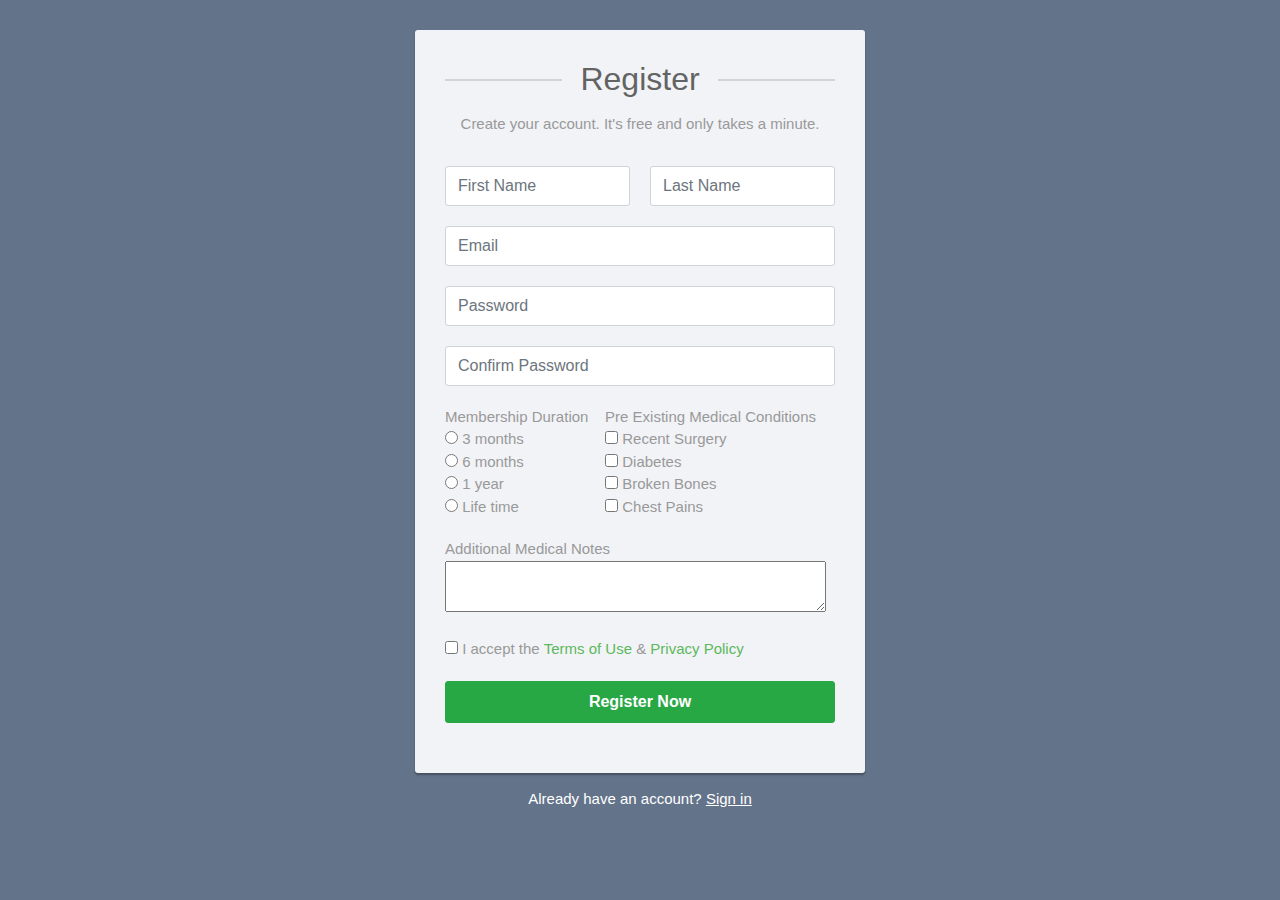
<file: Registration Form.html>
<!DOCTYPE html>
<!DOCTYPE html>
<html lang="en">
<head>
    <meta charset="UTF-8">
    <meta http-equiv="X-UA-Compatible" content="IE=edge">
    <meta name="viewport" content="width=device-width, initial-scale=1.0">
    <link rel="stylesheet" href="https://maxcdn.bootstrapcdn.com/bootstrap/4.0.0/css/bootstrap.min.css"
    integrity="sha384-Gn5384xqQ1aoWXA+058RXPxPg6fy4IWvTNh0E263XmFcJlSAwiGgFAW/dAiS6JXm" crossorigin="anonymous">
 
    <title>Registration Form</title>
    <style>
        body {
	color: #fff;
	background: #63738a;
	font-family: 'Roboto', sans-serif;
}
.form-control {
	height: 40px;
	box-shadow: none;
	color: #969fa4;
}
.form-control:focus {
	border-color: #5cb85c;
}
.form-control, .btn {        
	border-radius: 3px;
}
.signup-form {
	width: 450px;
	margin: 0 auto;
	padding: 30px 0;
  	font-size: 15px;
}
.signup-form h2 {
	color: #636363;
	margin: 0 0 15px;
	position: relative;
	text-align: center;
}
.signup-form h2:before, .signup-form h2:after {
	content: "";
	height: 2px;
	width: 30%;
	background: #d4d4d4;
	position: absolute;
	top: 50%;
	z-index: 2;
}	
.signup-form h2:before {
	left: 0;
}
.signup-form h2:after {
	right: 0;
}
.signup-form .hint-text {
	color: #999;
	margin-bottom: 30px;
	text-align: center;
}
.signup-form form {
	color: #999;
	border-radius: 3px;
	margin-bottom: 15px;
	background: #f2f3f7;
	box-shadow: 0px 2px 2px rgba(0, 0, 0, 0.3);
	padding: 30px;
}
.signup-form .form-group {
	margin-bottom: 20px;
}
.signup-form input[type="checkbox"] {
	margin-top: 3px;
}
.signup-form .btn {        
	font-size: 16px;
	font-weight: bold;		
	min-width: 140px;
	outline: none !important;
}
.signup-form .row div:first-child {
	padding-right: 10px;
}
.signup-form .row div:last-child {
	padding-left: 10px;
}    	
.signup-form a {
	color: #fff;
	text-decoration: underline;
}
.signup-form a:hover {
	text-decoration: none;
}
.signup-form form a {
	color: #5cb85c;
	text-decoration: none;
}	
.signup-form form a:hover {
	text-decoration: underline;
}  

    </style>
</head>
<body>
    <div class="signup-form">
        <form action="/examples/actions/confirmation.php" method="post">
            <h2>Register</h2>
            <p class="hint-text">Create your account. It's free and only takes a minute.</p>
            <div class="form-group">
                <div class="row">
                    <div class="col"><input type="text" class="form-control" name="first_name" placeholder="First Name" required="required"></div>
                    <div class="col"><input type="text" class="form-control" name="last_name" placeholder="Last Name" required="required"></div>
                </div>        	
            </div>
            <div class="form-group">
                <input type="email" class="form-control" name="email" placeholder="Email" required="required">
            </div>
            <div class="form-group">
                <input type="password" class="form-control" name="password" placeholder="Password" required="required">
            </div>
            <div class="form-group">
                <input type="password" class="form-control" name="confirm_password" placeholder="Confirm Password" required="required">
            </div>        
            <div class="form-group">
                <label class="form-check-label">Membership Duration<br><input type="radio" required="required"> 3 months<br>
                    <input type="radio" required="required"> 6 months<br>
                    <input type="radio" required="required"> 1 year<br>
                    <input type="radio" required="required">&nbsp;Life time</label>
&nbsp;&nbsp;
                    <label class="form-check-label">Pre Existing Medical Conditions <br><input type="checkbox" required="required">&nbsp;Recent Surgery<br>
                        <input type="checkbox" required="required">&nbsp;Diabetes<br>
                        <input type="checkbox" required="required">&nbsp;Broken Bones<br>
                        <input type="checkbox" required="required">&nbsp;Chest Pains</label>
    
            </div>
            <div class="form-group">
               <label class="form-check-label">Additional Medical Notes<br><textarea cols="40"></textarea></label>

            </div>
            <div class="form-group">
                <label class="form-check-label"><input type="checkbox" required="required"> I accept the <a href="#">Terms of Use</a> &amp; <a href="#">Privacy Policy</a></label>
            </div>
            <div class="form-group">
                <button type="submit" class="btn btn-success btn-lg btn-block">Register Now</button>
            </div>
        </form>
        <div class="text-center">Already have an account? <a href="index.html">Sign in</a></div>
    </div>
    
   
    
</body>
</html>
<script src="https://code.jquery.com/jquery-3.2.1.slim.min.js"
    integrity="sha384-KJ3o2DKtIkvYIK3UENzmM7KCkRr/rE9/Qpg6aAZGJwFDMVNA/GpGFF93hXpG5KkN"
    crossorigin="anonymous"></script>
  <script src="https://cdnjs.cloudflare.com/ajax/libs/popper.js/1.12.9/umd/popper.min.js"
    integrity="sha384-ApNbgh9B+Y1QKtv3Rn7W3mgPxhU9K/ScQsAP7hUibX39j7fakFPskvXusvfa0b4Q"
    crossorigin="anonymous"></script>
  <script src="https://maxcdn.bootstrapcdn.com/bootstrap/4.0.0/js/bootstrap.min.js"
    integrity="sha384-JZR6Spejh4U02d8jOt6vLEHfe/JQGiRRSQQxSfFWpi1MquVdAyjUar5+76PVCmYl"
    crossorigin="anonymous"></script>
</file>
